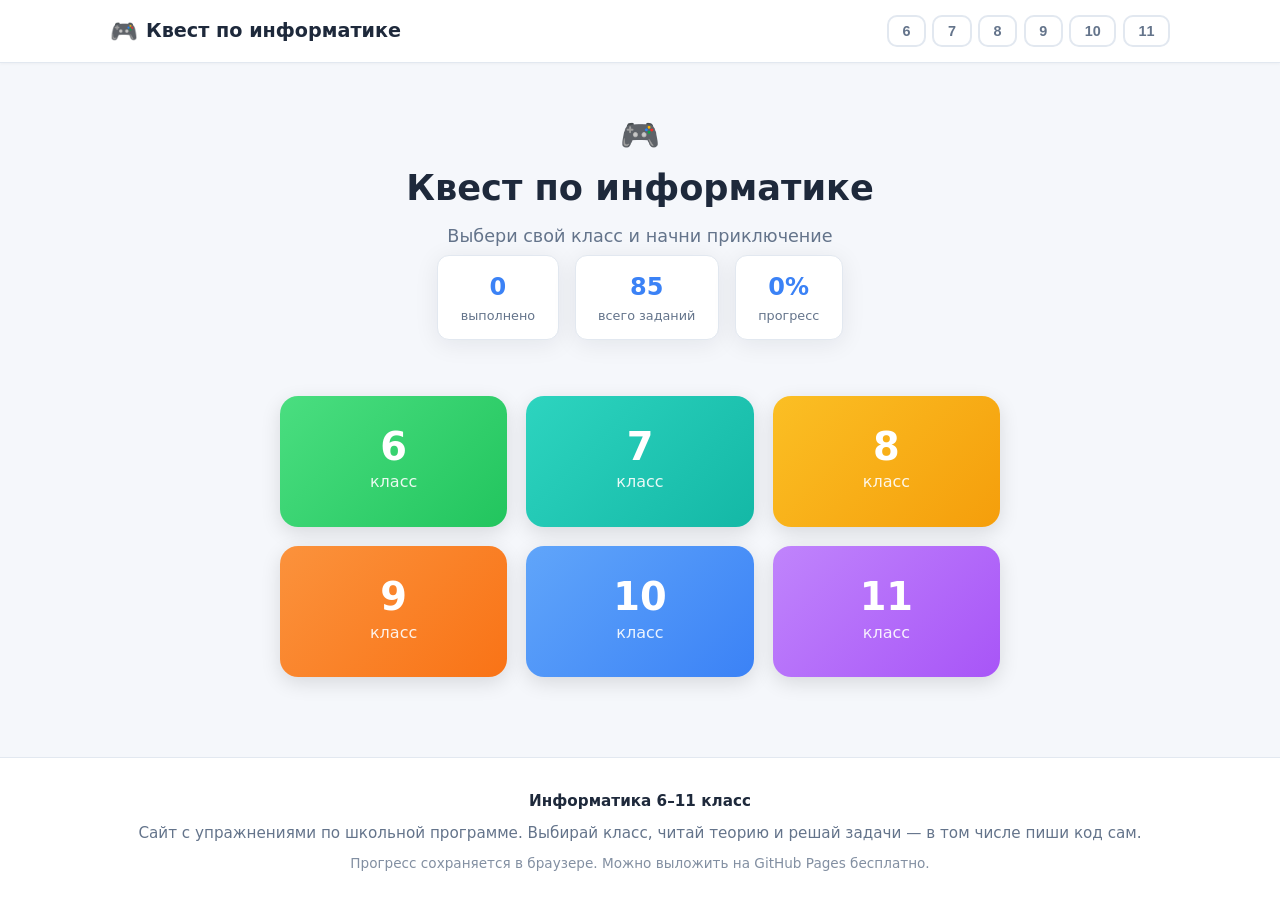
<file: index.html>
<!DOCTYPE html>
<html lang="ru">
<head>
  <meta charset="UTF-8">
  <meta name="viewport" content="width=device-width, initial-scale=1.0">
  <meta name="description" content="Квест по информатике 6–11 класс. Теория, тесты и задания на написание кода.">
  <title>Квест по информатике 6–11</title>
  <link rel="stylesheet" href="css/style.css">
</head>
<body>
  <header>
    <div class="container header-inner">
      <a href="#" class="logo" onclick="showHome(); return false;">
        <span class="icon">🎮</span> Квест по информатике
      </a>
      <nav>
        <button class="nav-btn" data-grade="6" onclick="showGrade(6)">6</button>
        <button class="nav-btn" data-grade="7" onclick="showGrade(7)">7</button>
        <button class="nav-btn" data-grade="8" onclick="showGrade(8)">8</button>
        <button class="nav-btn" data-grade="9" onclick="showGrade(9)">9</button>
        <button class="nav-btn" data-grade="10" onclick="showGrade(10)">10</button>
        <button class="nav-btn" data-grade="11" onclick="showGrade(11)">11</button>
      </nav>
    </div>
  </header>

  <main class="container" id="app"></main>

  <footer>
    <div class="container">
      <p><strong>Информатика 6–11 класс</strong></p>
      <p style="margin-top:0.5rem">Сайт с упражнениями по школьной программе. Выбирай класс, читай теорию и решай задачи — в том числе пиши код сам.</p>
      <p style="margin-top:0.5rem;font-size:0.85rem;opacity:0.8">Прогресс сохраняется в браузере. Можно выложить на GitHub Pages бесплатно.</p>
    </div>
  </footer>

  <script src="js/exercises.js"></script>
  <script src="js/app.js"></script>
</body>
</html>
</file>
<file: css/style.css>
:root {
  --bg: #f5f7fb;
  --card: #ffffff;
  --text: #1e293b;
  --text-muted: #64748b;
  --border: #e2e8f0;
  --primary: #3b82f6;
  --success: #22c55e;
  --danger: #ef4444;
  --warning: #f59e0b;
  --editor-bg: #1e1e2e;
  --editor-text: #cdd6f4;
  --radius: 16px;
  --shadow: 0 4px 24px rgba(15, 23, 42, 0.08);
}

* { margin: 0; padding: 0; box-sizing: border-box; }

body {
  font-family: 'Segoe UI', system-ui, -apple-system, sans-serif;
  background: var(--bg);
  color: var(--text);
  min-height: 100vh;
  line-height: 1.55;
}

a { color: var(--primary); text-decoration: none; }

.container {
  max-width: 1100px;
  margin: 0 auto;
  padding: 0 20px;
}

header {
  background: var(--card);
  border-bottom: 1px solid var(--border);
  padding: 0.85rem 0;
  position: sticky;
  top: 0;
  z-index: 100;
  box-shadow: 0 1px 3px rgba(0,0,0,0.04);
}

.header-inner {
  display: flex;
  align-items: center;
  justify-content: space-between;
  gap: 1rem;
}

.logo {
  display: flex;
  align-items: center;
  gap: 0.5rem;
  font-size: 1.2rem;
  font-weight: 700;
  color: var(--text);
}
.logo:hover { text-decoration: none; }
.logo .icon { font-size: 1.4rem; }

nav { display: flex; gap: 0.4rem; flex-wrap: wrap; }

.nav-btn {
  background: transparent;
  border: 2px solid var(--border);
  color: var(--text-muted);
  padding: 0.35rem 0.85rem;
  border-radius: 10px;
  cursor: pointer;
  font-size: 0.9rem;
  font-weight: 600;
  transition: all 0.2s;
}
.nav-btn:hover, .nav-btn.active {
  border-color: transparent;
  color: #fff;
}
.nav-btn[data-grade="6"]:hover, .nav-btn[data-grade="6"].active { background: #22c55e; }
.nav-btn[data-grade="7"]:hover, .nav-btn[data-grade="7"].active { background: #2dd4bf; }
.nav-btn[data-grade="8"]:hover, .nav-btn[data-grade="8"].active { background: #f59e0b; }
.nav-btn[data-grade="9"]:hover, .nav-btn[data-grade="9"].active { background: #f97316; }
.nav-btn[data-grade="10"]:hover, .nav-btn[data-grade="10"].active { background: #3b82f6; }
.nav-btn[data-grade="11"]:hover, .nav-btn[data-grade="11"].active { background: #a855f7; }

.hero {
  text-align: center;
  padding: 3rem 0 2rem;
}
.hero h1 {
  font-size: 2.2rem;
  margin-bottom: 0.5rem;
  color: var(--text);
}
.hero .subtitle {
  color: var(--text-muted);
  font-size: 1.1rem;
  margin-bottom: 0.3rem;
}
.hero .gamepad { font-size: 2rem; }

.grades-grid {
  display: grid;
  grid-template-columns: repeat(3, 1fr);
  gap: 1.2rem;
  max-width: 720px;
  margin: 0 auto 3rem;
  padding-bottom: 2rem;
}

.grade-card {
  border: none;
  border-radius: 18px;
  padding: 2rem 1.5rem;
  cursor: pointer;
  text-align: center;
  color: #fff;
  font-weight: 700;
  transition: transform 0.2s, box-shadow 0.2s;
  box-shadow: 0 6px 20px rgba(0,0,0,0.12);
  min-height: 110px;
  display: flex;
  flex-direction: column;
  align-items: center;
  justify-content: center;
}
.grade-card:hover {
  transform: translateY(-5px) scale(1.03);
  box-shadow: 0 12px 28px rgba(0,0,0,0.18);
}
.grade-card .num { font-size: 2.4rem; line-height: 1; }
.grade-card .label { font-size: 1rem; opacity: 0.9; margin-top: 0.25rem; font-weight: 500; }

.grade-card.g6 { background: linear-gradient(135deg, #4ade80, #22c55e); }
.grade-card.g7 { background: linear-gradient(135deg, #2dd4bf, #14b8a6); }
.grade-card.g8 { background: linear-gradient(135deg, #fbbf24, #f59e0b); }
.grade-card.g9 { background: linear-gradient(135deg, #fb923c, #f97316); }
.grade-card.g10 { background: linear-gradient(135deg, #60a5fa, #3b82f6); }
.grade-card.g11 { background: linear-gradient(135deg, #c084fc, #a855f7); }

.stats {
  display: flex;
  gap: 1rem;
  justify-content: center;
  margin-bottom: 1.5rem;
  flex-wrap: wrap;
}
.stat {
  background: var(--card);
  border: 1px solid var(--border);
  border-radius: 12px;
  padding: 0.8rem 1.4rem;
  text-align: center;
  box-shadow: var(--shadow);
}
.stat .num { font-size: 1.5rem; font-weight: 700; color: var(--primary); }
.stat .label { font-size: 0.8rem; color: var(--text-muted); }

.page-header {
  display: flex;
  align-items: center;
  justify-content: space-between;
  flex-wrap: wrap;
  gap: 1rem;
  margin: 1.5rem 0 1.2rem;
}
.page-header h1 { font-size: 1.6rem; }
.back-btn {
  background: var(--card);
  border: 1px solid var(--border);
  color: var(--text);
  padding: 0.5rem 1rem;
  border-radius: 10px;
  cursor: pointer;
  font-size: 0.95rem;
  transition: all 0.2s;
}
.back-btn:hover { background: #f1f5f9; }

.section-title {
  font-size: 1.15rem;
  margin: 1.5rem 0 0.8rem;
  color: var(--text);
  font-weight: 600;
}

.exercises-list {
  display: flex;
  flex-direction: column;
  gap: 0.65rem;
  margin-bottom: 2rem;
}

.exercise-item {
  background: var(--card);
  border: 1px solid var(--border);
  border-radius: 12px;
  padding: 0.9rem 1.1rem;
  display: flex;
  align-items: center;
  gap: 0.9rem;
  cursor: pointer;
  transition: all 0.2s;
  box-shadow: 0 1px 3px rgba(0,0,0,0.04);
}
.exercise-item:hover {
  border-color: var(--primary);
  box-shadow: var(--shadow);
}
.exercise-item.done { border-color: var(--success); background: #f0fdf4; }

.exercise-item .num {
  width: 36px; height: 36px;
  border-radius: 10px;
  display: flex; align-items: center; justify-content: center;
  font-weight: 700; font-size: 0.95rem;
  background: #f1f5f9; color: var(--text);
  flex-shrink: 0;
}
.exercise-item.done .num { background: var(--success); color: #fff; }
.exercise-item .title { flex: 1; font-weight: 500; }
.exercise-item .badge-type {
  font-size: 0.75rem;
  padding: 0.2rem 0.55rem;
  border-radius: 20px;
  font-weight: 600;
}
.badge-quiz { background: #dbeafe; color: #1d4ed8; }
.badge-code { background: #dcfce7; color: #15803d; }
.badge-adv { background: #f3e8ff; color: #7e22ce; }
.exercise-item .status { font-size: 0.85rem; color: var(--text-muted); }
.exercise-item.done .status { color: var(--success); }

.exercise-view {
  background: var(--card);
  border: 1px solid var(--border);
  border-radius: var(--radius);
  padding: 1.5rem;
  margin-bottom: 2rem;
  box-shadow: var(--shadow);
}

.type-badge {
  display: inline-block;
  font-size: 0.8rem;
  padding: 0.25rem 0.7rem;
  border-radius: 20px;
  font-weight: 600;
  margin-bottom: 1rem;
}
.type-badge.quiz { background: #dbeafe; color: #1d4ed8; }
.type-badge.code { background: #dcfce7; color: #15803d; }

.theory-box, .example-box, .hint-box {
  background: #f8fafc;
  border-radius: 12px;
  padding: 0.9rem 1.1rem;
  margin-bottom: 0.8rem;
  border-left: 4px solid var(--primary);
  font-size: 0.95rem;
}
.example-box { border-left-color: #a855f7; }
.hint-box { border-left-color: var(--warning); display: none; }
.hint-box.show { display: block; }

.theory-box h4, .example-box h4, .hint-box h4 {
  font-size: 0.8rem;
  text-transform: uppercase;
  letter-spacing: 0.03em;
  margin-bottom: 0.3rem;
  color: var(--primary);
}
.example-box h4 { color: #a855f7; }
.hint-box h4 { color: var(--warning); }

.theory-box p, .example-box p, .hint-box p {
  color: var(--text-muted);
  margin: 0;
  white-space: pre-wrap;
}

.question {
  font-size: 1.15rem;
  margin: 1rem 0 1.2rem;
  font-weight: 500;
  line-height: 1.6;
}

.options { display: flex; flex-direction: column; gap: 0.6rem; margin-bottom: 1.2rem; }
.option {
  background: #f8fafc;
  border: 2px solid var(--border);
  border-radius: 12px;
  padding: 0.85rem 1.1rem;
  cursor: pointer;
  text-align: left;
  font-size: 1rem;
  color: var(--text);
  transition: all 0.2s;
}
.option:hover { border-color: var(--primary); }
.option.selected { border-color: var(--primary); background: #eff6ff; }
.option.correct { border-color: var(--success); background: #f0fdf4; }
.option.wrong { border-color: var(--danger); background: #fef2f2; }
.option:disabled { cursor: default; }

.input-answer {
  width: 100%;
  background: #f8fafc;
  border: 2px solid var(--border);
  border-radius: 12px;
  padding: 0.85rem 1.1rem;
  font-size: 1rem;
  margin-bottom: 1.2rem;
  color: var(--text);
}
.input-answer:focus { outline: none; border-color: var(--primary); }

.code-layout {
  display: grid;
  grid-template-columns: 1fr 1fr;
  gap: 1.2rem;
  margin-top: 0.5rem;
}
@media (max-width: 800px) {
  .code-layout { grid-template-columns: 1fr; }
  .grades-grid { grid-template-columns: repeat(2, 1fr); }
}

.code-task-panel { min-width: 0; }

.code-editor-wrap {
  background: var(--editor-bg);
  border-radius: 12px;
  overflow: hidden;
  display: flex;
  flex-direction: column;
  min-height: 280px;
}
.code-editor-header {
  background: #181825;
  padding: 0.5rem 1rem;
  font-size: 0.8rem;
  color: #a6adc8;
  display: flex;
  justify-content: space-between;
  align-items: center;
}
#codeEditor {
  flex: 1;
  width: 100%;
  background: var(--editor-bg);
  color: var(--editor-text);
  border: none;
  padding: 1rem;
  font-family: 'Consolas', 'Monaco', 'Courier New', monospace;
  font-size: 0.95rem;
  line-height: 1.5;
  resize: vertical;
  min-height: 200px;
  outline: none;
  tab-size: 4;
}
.output-area {
  background: #11111b;
  border-top: 1px solid #313244;
  padding: 0.7rem 1rem;
  font-family: 'Consolas', monospace;
  font-size: 0.9rem;
  color: #a6e3a1;
  min-height: 50px;
  white-space: pre-wrap;
}
.output-area.error { color: #f38ba8; }
.output-area .label { color: #6c7086; font-size: 0.75rem; margin-bottom: 0.3rem; }

.btn {
  background: var(--success);
  color: #fff;
  border: none;
  padding: 0.65rem 1.3rem;
  border-radius: 10px;
  font-size: 0.95rem;
  font-weight: 600;
  cursor: pointer;
  transition: all 0.2s;
  display: inline-flex;
  align-items: center;
  gap: 0.4rem;
}
.btn:hover { filter: brightness(1.08); transform: translateY(-1px); }
.btn:disabled { opacity: 0.5; cursor: not-allowed; transform: none; }
.btn-primary { background: var(--primary); }
.btn-secondary {
  background: transparent;
  border: 1px solid var(--border);
  color: var(--text);
}
.btn-secondary:hover { background: #f1f5f9; filter: none; }
.btn-hint { background: var(--warning); color: #fff; }

.actions {
  display: flex;
  gap: 0.7rem;
  flex-wrap: wrap;
  margin-top: 1rem;
}

.feedback {
  margin-top: 1rem;
  padding: 0.9rem 1.1rem;
  border-radius: 12px;
  display: none;
  font-size: 0.95rem;
}
.feedback.show { display: block; }
.feedback.correct {
  background: #f0fdf4;
  border: 1px solid var(--success);
  color: #166534;
}
.feedback.wrong {
  background: #fef2f2;
  border: 1px solid var(--danger);
  color: #991b1b;
}

footer {
  text-align: center;
  padding: 2rem 0;
  color: var(--text-muted);
  font-size: 0.95rem;
  border-top: 1px solid var(--border);
  margin-top: 2rem;
  background: var(--card);
}
footer strong { color: var(--text); }

.hidden { display: none !important; }

@media (max-width: 500px) {
  .grades-grid { grid-template-columns: 1fr 1fr; gap: 0.8rem; }
  .grade-card { padding: 1.4rem 1rem; min-height: 90px; }
  .grade-card .num { font-size: 1.8rem; }
  .hero h1 { font-size: 1.6rem; }
}
</file>
